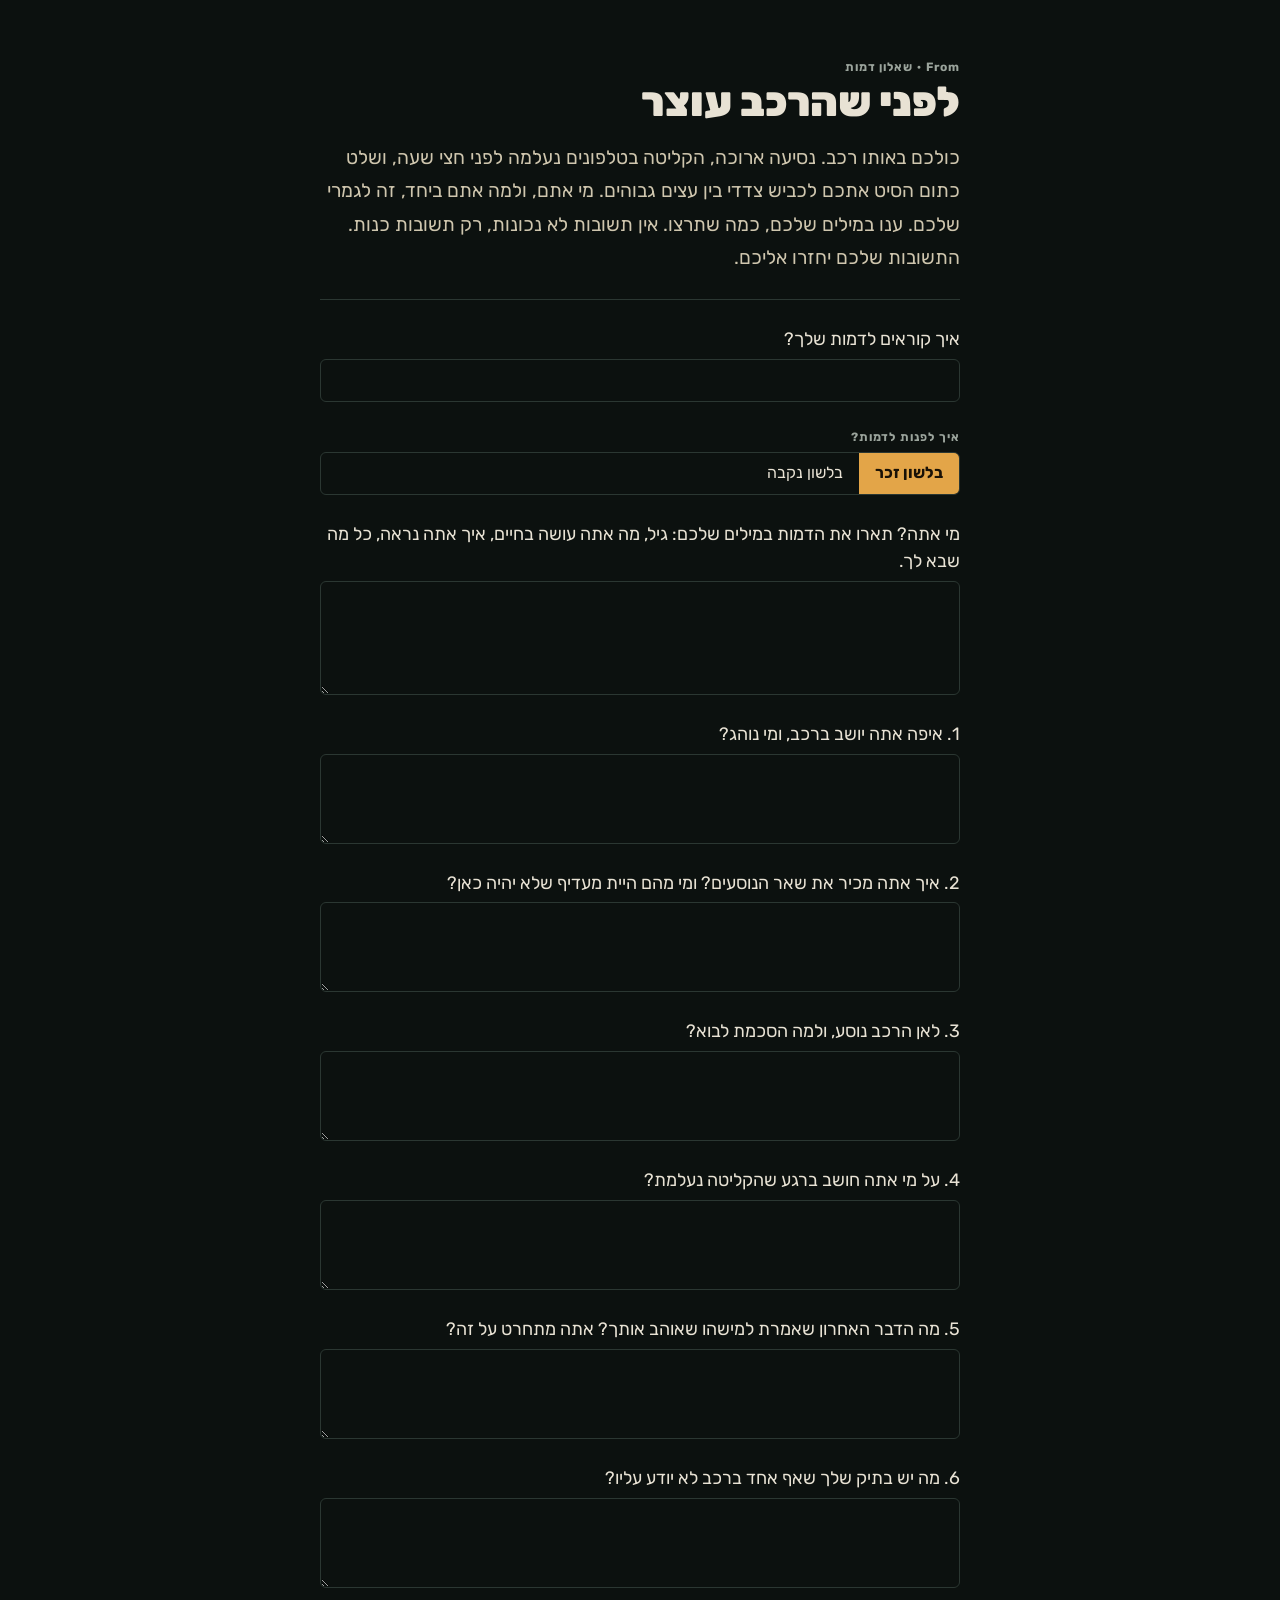
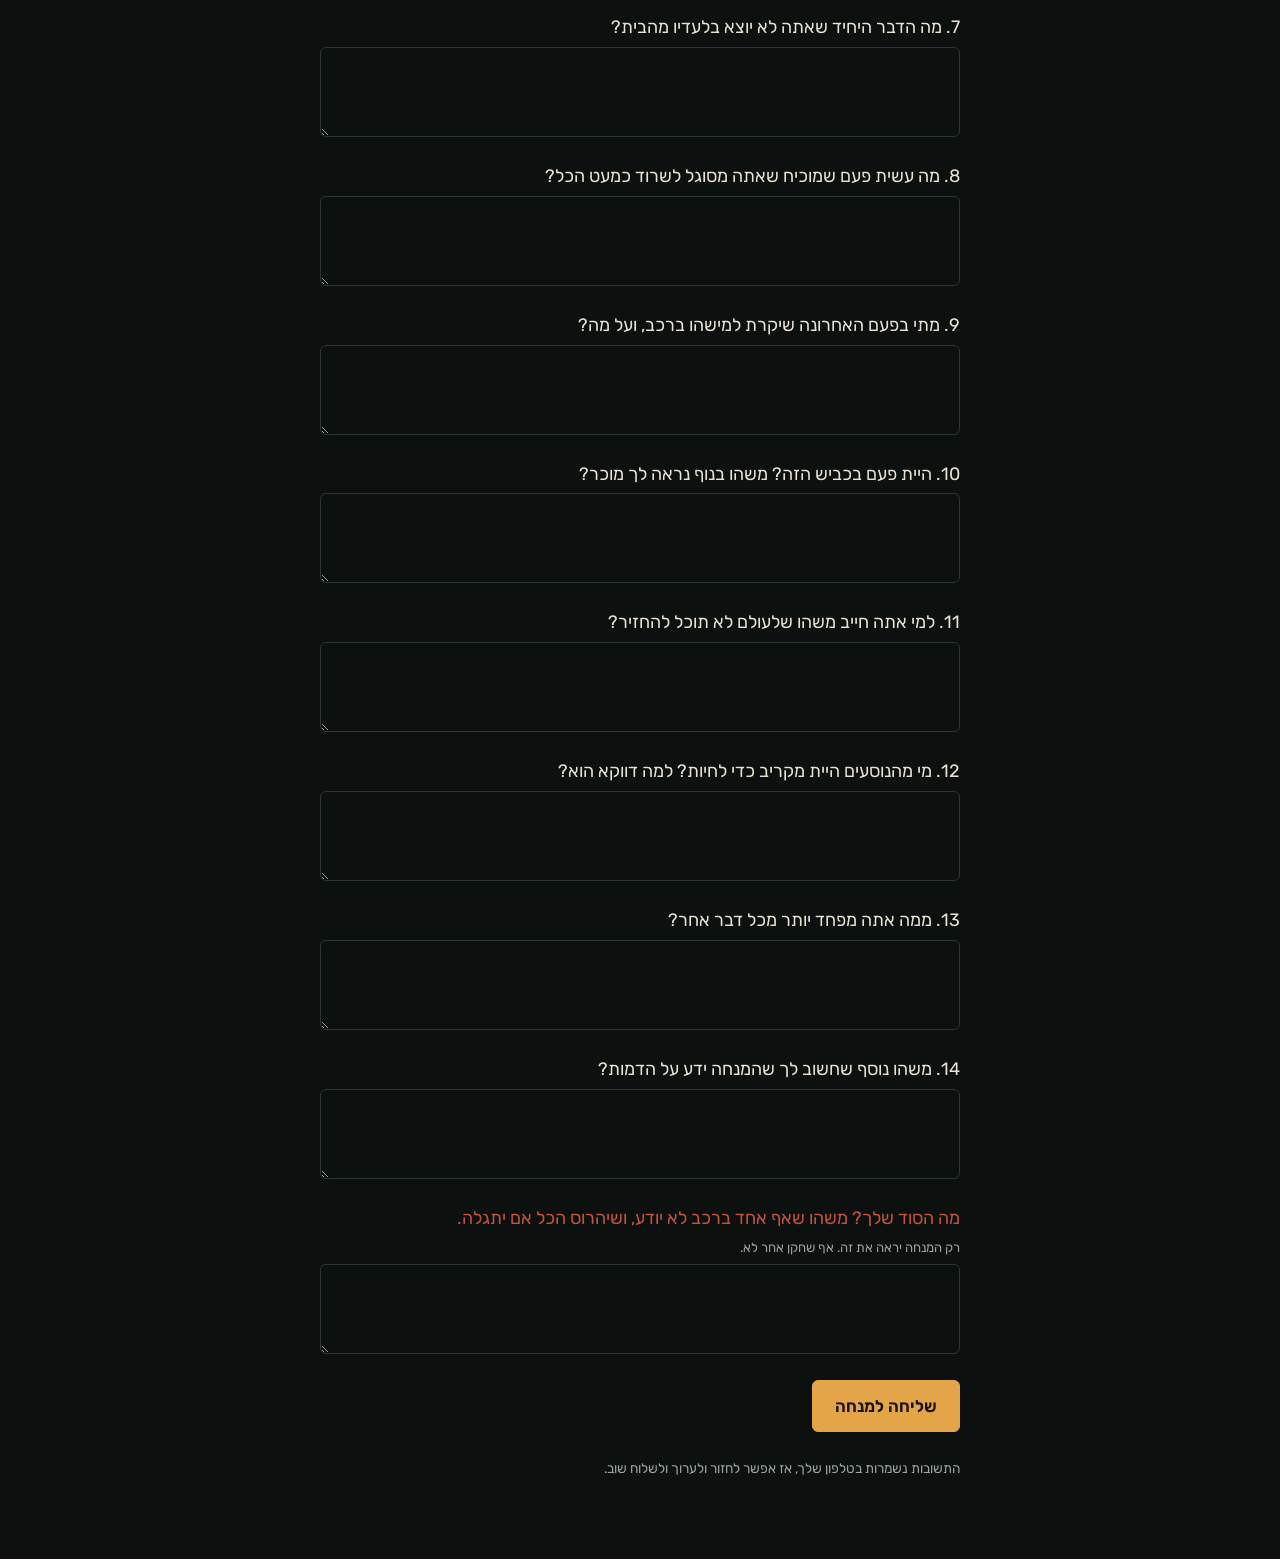
<file: player.html>
<!doctype html>
<html lang="he" dir="rtl">
<head>
<meta charset="utf-8">
<meta name="viewport" content="width=device-width, initial-scale=1, viewport-fit=cover">
<meta name="robots" content="noindex">
<title>From · שאלון דמות</title>
<link rel="preconnect" href="https://fonts.googleapis.com">
<link rel="preconnect" href="https://fonts.gstatic.com" crossorigin>
<link rel="stylesheet" href="https://fonts.googleapis.com/css2?family=Rubik:wght@400;500;600;700;900&display=swap">
<link rel="stylesheet" href="styles.css?v=1795215787">
</head>
<body>
<div id="root"></div>
<script src="characters.js?v=1795215787"></script>
<script src="player.js?v=1795215787"></script>
</body>
</html>
</file>
<file: styles.css>
@font-face { font-family: "Rubik Wet Paint"; font-style: normal; font-weight: 400; font-display: block; src: url(fonts/wetpaint-hebrew.woff2) format("woff2"); unicode-range: U+0307-0308, U+0590-05FF, U+200C-2010, U+20AA, U+25CC, U+FB1D-FB4F; }
@font-face { font-family: "Rubik Wet Paint"; font-style: normal; font-weight: 400; font-display: block; src: url(fonts/wetpaint-latin.woff2) format("woff2"); unicode-range: U+0000-00FF, U+0131, U+0152-0153, U+02BB-02BC, U+02C6, U+02DA, U+02DC, U+0304, U+0308, U+0329, U+2000-206F, U+20AC, U+2122, U+2191, U+2193, U+2212, U+2215, U+FEFF, U+FFFD; }
@font-face { font-family: "Rubik Distressed"; font-style: normal; font-weight: 400; font-display: block; src: url(fonts/distressed-hebrew.woff2) format("woff2"); unicode-range: U+0307-0308, U+0590-05FF, U+200C-2010, U+20AA, U+25CC, U+FB1D-FB4F; }
@font-face { font-family: "Rubik Distressed"; font-style: normal; font-weight: 400; font-display: block; src: url(fonts/distressed-latin.woff2) format("woff2"); unicode-range: U+0000-00FF, U+0131, U+0152-0153, U+02BB-02BC, U+02C6, U+02DA, U+02DC, U+0304, U+0308, U+0329, U+2000-206F, U+20AC, U+2122, U+2191, U+2193, U+2212, U+2215, U+FEFF, U+FFFD; }

/* Layout: sticky top bar with tabs; each tab is a work surface. Deliberately single dark "night in Fromville" look. */
:root {
  color-scheme: dark;
  --bg: #0c110f;
  --surface: #141b18;
  --surface-2: #1b2420;
  --line: #2b3732;
  --fg: #e8e2d4;
  --muted: #9ba49c;
  --lamp: #e3a548;
  --lamp-soft: rgba(227,165,72,.14);
  --blood: #c4523f;
  --blood-soft: rgba(196,82,63,.16);
  --moss: #86a77d;
  --stone: #cfc6ae;
  --font-display: "Rubik", "Arial Hebrew", system-ui, sans-serif;
  --font-body: "Rubik", "Arial Hebrew", system-ui, sans-serif;
  --font-mono: "Rubik", ui-monospace, Menlo, monospace;
  --font-scary: "Rubik Wet Paint", "Rubik Distressed", "Rubik", sans-serif;
  --font-scary-text: "Rubik Distressed", "Rubik", sans-serif;
  --r: 6px;
}
html, body { background: var(--bg); color: var(--fg); }
body { font-family: var(--font-body); font-size: 16px; line-height: 1.55; }
html, body { margin: 0; }
* { box-sizing: border-box; }
button, input, select, textarea { font: inherit; color: inherit; }
:focus-visible { outline: 2px solid var(--lamp); outline-offset: 2px; }
.wrap { padding-left: max(16px, env(safe-area-inset-left, 0px)); padding-right: max(16px, env(safe-area-inset-right, 0px)); }

.top { position: sticky; top: env(safe-area-inset-top, 0px); z-index: 5; background: var(--surface); border-bottom: 1px solid var(--line); }
.top-inner { display: flex; align-items: center; gap: 20px; padding-block: 10px; flex-wrap: wrap; }
.brand { font-family: var(--font-display); font-weight: 900; font-size: 1.35rem; letter-spacing: .01em; display: flex; align-items: baseline; gap: 10px; }
.brand small { font-family: var(--font-body); font-weight: 600; font-size: .78rem; color: var(--muted); letter-spacing: .04em; }
.tabs { display: flex; gap: 4px; flex-wrap: wrap; }
.tab { background: none; border: 0; padding: 7px 12px; border-radius: var(--r); color: var(--muted); cursor: pointer; font-weight: 600; }
.tab:hover { color: var(--fg); background: var(--surface-2); }
.tab[aria-current="page"] { color: var(--bg); background: var(--lamp); }
.top-meta { margin-inline-start: auto; display: flex; gap: 10px; align-items: center; font-size: .85rem; color: var(--muted); }
.pill { display: inline-flex; align-items: center; gap: 6px; padding: 2px 10px; border-radius: 999px; border: 1px solid var(--line); font-size: .8rem; color: var(--muted); white-space: nowrap; }
.pill.warn { color: var(--lamp); border-color: var(--lamp); }
.pill.bad { color: var(--blood); border-color: var(--blood); }
.pill.ok { color: var(--moss); border-color: var(--moss); }

main { padding-block: 20px 60px; max-width: 1280px; margin: 0 auto; }
h1, h2, h3 { font-family: var(--font-display); text-wrap: balance; margin: 0; line-height: 1.2; }
h2 { font-size: 1.6rem; font-weight: 700; }
h3 { font-size: 1.15rem; font-weight: 700; }
.label { font-size: .75rem; font-weight: 700; letter-spacing: .08em; color: var(--muted); }
.muted { color: var(--muted); }
p { margin: 0; }

.btn { display: inline-flex; align-items: center; justify-content: center; gap: 6px; padding: 8px 14px; border-radius: var(--r); border: 1px solid var(--line); background: var(--surface-2); cursor: pointer; font-weight: 600; text-align: start; }
.btn:hover { border-color: var(--muted); }
.btn.primary { background: var(--lamp); color: #1a1206; border-color: var(--lamp); }
.btn.primary:hover { filter: brightness(1.08); }
.btn.danger { color: var(--blood); border-color: var(--blood-soft); }
.btn.danger.armed { background: var(--blood); color: #fff; }
.btn.ghost { background: none; }
.btn.small { padding: 4px 10px; font-size: .85rem; }
.btn[disabled] { opacity: .45; cursor: not-allowed; }
.row { display: flex; gap: 10px; flex-wrap: wrap; align-items: center; }
.stack { display: flex; flex-direction: column; gap: 12px; }

input[type=text], input[type=number], select, textarea { background: var(--bg); border: 1px solid var(--line); border-radius: var(--r); padding: 8px 10px; width: 100%; }
textarea { min-height: 90px; resize: vertical; line-height: 1.5; }
.field { display: flex; flex-direction: column; gap: 4px; min-width: 0; }

.panel { background: var(--surface); border: 1px solid var(--line); border-radius: 10px; padding: 18px; min-width: 0; }
.banner { padding: 10px 14px; border-radius: var(--r); background: var(--lamp-soft); color: var(--lamp); font-size: .9rem; margin-bottom: 16px; }
.empty { text-align: center; padding: 48px 16px; display: flex; flex-direction: column; align-items: center; gap: 14px; }
.empty h2 { font-size: 1.8rem; }
.empty p { max-width: 52ch; color: var(--muted); }

/* ---------- MAP ---------- */
.map-layout { display: grid; grid-template-columns: minmax(0, 1fr) 360px; gap: 18px; align-items: start; }
@media (max-width: 900px) { .map-layout { grid-template-columns: 1fr; } }
.map-frame { border: 1px solid var(--line); border-radius: 10px; overflow: hidden; position: relative; }
.map-frame svg { display: block; width: 100%; height: auto; }
.map-tools { position: absolute; top: 10px; inset-inline-start: 10px; display: flex; gap: 6px; }
.map {
  --m-ground: #cbc2a6; --m-ground-2: #bdb393; --m-tree: #4b6448; --m-tree-2: #3c5239; --m-road: #8a7856; --m-trail: #6d6047;
  --m-ink: #29261d; --m-halo: #cbc2a6; --m-tunnel: #7d3b2f; --m-house: #6e604a; --m-field: #a8a06c; --m-loc: #29261d; --m-loc-ring: #29261d; --m-sel: #b0402f;
}
.map.night {
  --m-ground: #0f1713; --m-ground-2: #121c17; --m-tree: #1c2a22; --m-tree-2: #17231c; --m-road: #39443d; --m-trail: #2d3832;
  --m-ink: #cfc6ae; --m-halo: #0f1713; --m-tunnel: #7a3428; --m-house: #2a332d; --m-field: #1d281f; --m-loc: #e3a548; --m-loc-ring: #e3a548; --m-sel: #f0c27a;
}
.map .ground { fill: var(--m-ground); }
.map .clearing { fill: var(--m-ground-2); }
.map .tree { fill: var(--m-tree); }
.map .tree.b { fill: var(--m-tree-2); }
.map .road { fill: none; stroke: var(--m-road); stroke-width: 9; stroke-linecap: round; }
.map .street { fill: none; stroke: var(--m-road); stroke-width: 5; stroke-linecap: round; }
.map .trail { fill: none; stroke: var(--m-trail); stroke-width: 2.5; stroke-dasharray: 2 7; stroke-linecap: round; }
.map .tunnel { fill: none; stroke: var(--m-tunnel); stroke-width: 2.5; stroke-dasharray: 9 6; }
.map .house { fill: var(--m-house); }
.map .window { fill: var(--m-ground); }
.map.night .window { fill: #e3a548; }
.map .fieldrow { stroke: var(--m-field); stroke-width: 3; }
.map .fallen { stroke: #5a4127; stroke-width: 10; stroke-linecap: round; }
.map .fallen-b { stroke: #5a4127; stroke-width: 3; stroke-linecap: round; }
.map .ink { fill: var(--m-ink); font-family: var(--font-display); }
.map .loc { cursor: pointer; }
.map .loc text { fill: var(--m-ink); font-family: var(--font-body); font-weight: 700; font-size: 15px; paint-order: stroke; stroke: var(--m-halo); stroke-width: 4px; stroke-linejoin: round; }
.map .loc .dot { fill: var(--m-loc); }
.map .loc .ring { fill: none; stroke: var(--m-loc-ring); stroke-width: 1.5; opacity: .6; }
.map .loc:hover .ring, .map .loc:focus .ring { opacity: 1; stroke-width: 2.5; }
.map .loc.sel .dot { fill: var(--m-sel); }
.map .loc.sel .ring { stroke: var(--m-sel); opacity: 1; stroke-width: 3; }
.map .loc.current .ring { stroke-dasharray: 3 3; }
.map .creature { fill: #efe9dc; opacity: 0; }
.map.night .creature { opacity: .9; }
.map .creature-glow { fill: #efe9dc; opacity: 0; }
.map.night .creature-glow { opacity: .15; }
.map .compass { fill: var(--m-ink); font-family: var(--font-mono); font-size: 12px; }
.loc-panel h2 { font-size: 1.7rem; }
.loc-panel .secret { background: var(--blood-soft); border-inline-start: 3px solid var(--blood); padding: 10px 12px; border-radius: 4px; }
.loc-panel ul { margin: 0; padding-inline-start: 18px; display: flex; flex-direction: column; gap: 6px; }
.scene-link { display: flex; justify-content: space-between; gap: 8px; align-items: center; padding: 8px 10px; border: 1px solid var(--line); border-radius: var(--r); background: var(--surface-2); cursor: pointer; width: 100%; }
.scene-link:hover { border-color: var(--lamp); }

/* ---------- RUNNER ---------- */
.run-layout { display: grid; grid-template-columns: minmax(0, 1fr) 340px; gap: 18px; align-items: start; }
@media (max-width: 960px) { .run-layout { grid-template-columns: 1fr; } }
.scene-head { display: flex; gap: 10px; align-items: center; flex-wrap: wrap; }
.act-tag { font-family: var(--font-mono); font-size: .78rem; color: var(--lamp); letter-spacing: .06em; }
.scene-title { font-size: 2.3rem; font-weight: 900; margin-top: 4px; }
.read-aloud { font-family: var(--font-display); font-size: 1.32rem; line-height: 1.75; margin: 18px 0; padding: 18px 22px; background: var(--surface-2); border-radius: 8px; border-inline-start: 3px solid var(--stone); max-width: 70ch; }
.gm-note { background: var(--lamp-soft); padding: 12px 14px; border-radius: 6px; max-width: 70ch; }
.gm-note .label { color: var(--lamp); }
.pulls { display: flex; gap: 10px; align-items: flex-start; padding: 12px 14px; border-radius: 6px; background: var(--blood-soft); max-width: 70ch; }
.pulls .label { color: var(--blood); white-space: nowrap; padding-top: 2px; }
.choices { display: flex; flex-direction: column; gap: 8px; margin-top: 20px; max-width: 70ch; }
.choice { display: flex; justify-content: space-between; align-items: center; gap: 12px; padding: 12px 16px; border-radius: 8px; border: 1px solid var(--line); background: var(--surface); cursor: pointer; text-align: start; width: 100%; }
.choice:hover:not([disabled]) { border-color: var(--lamp); background: var(--surface-2); }
.choice .arrow { color: var(--lamp); font-family: var(--font-mono); }
.choice[disabled] { opacity: .5; cursor: not-allowed; }
.choice .why { font-size: .8rem; color: var(--muted); }
.choice .eff { font-size: .78rem; color: var(--muted); font-family: var(--font-mono); }
.ending-mark { font-family: var(--font-display); font-size: 1.1rem; color: var(--blood); }
.flags { display: flex; flex-wrap: wrap; gap: 6px; }
.flag { font-family: var(--font-mono); font-size: .78rem; padding: 2px 8px; border-radius: 4px; background: var(--surface-2); border: 1px solid var(--line); display: inline-flex; gap: 6px; align-items: center; }
.flag button { background: none; border: 0; color: var(--muted); cursor: pointer; padding: 0; line-height: 1; }
.log { list-style: none; margin: 0; padding: 0; display: flex; flex-direction: column; gap: 4px; font-size: .88rem; max-height: 240px; overflow: auto; }
.log li { color: var(--muted); }
.log li b { color: var(--fg); font-weight: 600; }
.hook { padding: 10px 12px; border: 1px solid var(--line); border-radius: 6px; background: var(--surface-2); font-size: .92rem; }
.hook b { font-family: var(--font-display); font-size: 1.05rem; }

/* ---------- BUILDER ---------- */
.build-layout { display: grid; grid-template-columns: 300px minmax(0, 1fr); gap: 18px; align-items: start; }
@media (max-width: 900px) { .build-layout { grid-template-columns: 1fr; } }
.scene-list { display: flex; flex-direction: column; gap: 14px; max-height: 75vh; overflow: auto; }
.scene-list .grp { display: flex; flex-direction: column; gap: 4px; }
.scene-item { display: flex; justify-content: space-between; gap: 6px; align-items: center; padding: 6px 10px; border-radius: var(--r); border: 1px solid transparent; background: none; cursor: pointer; text-align: start; width: 100%; }
.scene-item:hover { background: var(--surface-2); }
.scene-item.sel { border-color: var(--lamp); background: var(--surface-2); }
.scene-item .id { font-family: var(--font-mono); font-size: .72rem; color: var(--muted); }
.issue { width: 8px; height: 8px; border-radius: 50%; background: var(--blood); flex: none; }
.form-grid { display: grid; grid-template-columns: repeat(3, minmax(0, 1fr)); gap: 12px; }
@media (max-width: 700px) { .form-grid { grid-template-columns: 1fr; } }
.choice-edit { display: grid; grid-template-columns: minmax(0, 2fr) minmax(0, 1.3fr) auto; gap: 8px; padding: 12px; border: 1px solid var(--line); border-radius: 8px; background: var(--surface-2); }
.choice-edit .cond { grid-column: 1 / -1; display: grid; grid-template-columns: repeat(4, minmax(0, 1fr)); gap: 8px; }
@media (max-width: 700px) { .choice-edit, .choice-edit .cond { grid-template-columns: 1fr; } }
.choice-edit input, .choice-edit select { font-size: .9rem; padding: 6px 8px; }
.cond .field span { font-size: .72rem; color: var(--muted); }
.issues { list-style: none; padding: 0; margin: 0; display: flex; flex-direction: column; gap: 4px; font-size: .9rem; }
.issues li::before { content: "● "; color: var(--blood); }
.graph-wrap { overflow-x: auto; border: 1px solid var(--line); border-radius: 10px; background: var(--surface); }
.graph-wrap svg { display: block; }
.g-node rect { fill: var(--surface-2); stroke: var(--line); }
.g-node.end rect { stroke: var(--blood); }
.g-node.bad rect { stroke: var(--blood); stroke-dasharray: 4 3; }
.g-node.cur rect { stroke: var(--lamp); stroke-width: 2; }
.g-node text { fill: var(--fg); font-size: 12px; font-family: var(--font-body); }
.g-node .gid { fill: var(--muted); font-size: 10px; font-family: var(--font-mono); }
.g-node { cursor: pointer; }
.g-edge { fill: none; stroke: var(--muted); stroke-opacity: .35; stroke-width: 1.2; }
.g-edge.cond { stroke: var(--lamp); stroke-opacity: .55; stroke-dasharray: 4 3; }
.g-act { fill: var(--lamp); font-family: var(--font-mono); font-size: 11px; }

/* ---------- PLAYERS ---------- */
.players-grid { display: grid; grid-template-columns: repeat(auto-fill, minmax(320px, 1fr)); gap: 14px; }
.pcard { display: flex; flex-direction: column; gap: 10px; }
.pcard.dead { opacity: .6; }
.pcard h3 { font-size: 1.5rem; }
.pcard .qa { font-size: .92rem; display: flex; flex-direction: column; gap: 8px; }
.pcard .qa div span { display: block; color: var(--muted); font-size: .82rem; }
.chips { display: flex; flex-wrap: wrap; gap: 6px; }
.chip { font-size: .82rem; padding: 3px 10px; border-radius: 4px; background: var(--surface-2); border: 1px solid var(--line); }
.chip.fear { border-color: var(--blood-soft); }
.secret-box { position: relative; background: var(--blood-soft); border-radius: 6px; padding: 10px 12px; cursor: pointer; }
.secret-box .txt { filter: blur(6px); transition: filter .2s; }
.secret-box.open .txt { filter: none; }
.secret-box .label { color: var(--blood); }
.status { font-weight: 700; }
.status.alive { color: var(--moss); }
.status.dead, .status.sacrificed { color: var(--blood); }
.status.missing { color: var(--lamp); }

/* ---------- NIGHT ---------- */
.night-grid { display: grid; grid-template-columns: repeat(auto-fit, minmax(300px, 1fr)); gap: 16px; }
.clock { font-family: var(--font-mono); font-size: 4.2rem; line-height: 1; font-variant-numeric: tabular-nums; letter-spacing: .02em; }
.clock.low { color: var(--blood); }
.clock.done { animation: flash 1s steps(2) infinite; color: var(--blood); }
@keyframes flash { 50% { opacity: .2; } }
.counter { display: flex; align-items: center; gap: 14px; }
.counter .n { font-family: var(--font-mono); font-size: 2.6rem; font-variant-numeric: tabular-nums; min-width: 2.5ch; text-align: center; }
.tower { display: flex; flex-direction: column-reverse; gap: 2px; width: 72px; }
.tower i { display: block; height: 7px; border-radius: 1px; background: var(--stone); opacity: .85; }
.tower i.gone { opacity: .12; }
.night-cues { list-style: none; margin: 0; padding: 0; display: flex; flex-direction: column; }
.night-cues li { display: flex; align-items: center; justify-content: space-between; gap: 12px; padding: 8px 0; border-bottom: 1px solid var(--line); }
.night-cues li:last-child { border-bottom: 0; }
.night-cues .btn { flex-shrink: 0; }
.sound-btns { display: grid; grid-template-columns: repeat(2, minmax(0, 1fr)); gap: 8px; }
.sound-btns .btn { padding: 14px; }
.sound-btns .btn.on { border-color: var(--lamp); color: var(--lamp); }

/* ---------- PLAYER FORM ---------- */
.pf { max-width: 640px; margin: 0 auto; padding-block: 28px 80px; }
.pf-hero { padding: 30px 0 24px; border-bottom: 1px solid var(--line); margin-bottom: 26px; }
.pf-hero h1 { font-size: 2.6rem; font-weight: 900; }
.pf-hero p { font-family: var(--font-display); font-size: 1.2rem; line-height: 1.75; margin-top: 14px; color: var(--stone); }
.pf .q { display: flex; flex-direction: column; gap: 6px; }
.pf .q label { font-family: var(--font-display); font-size: 1.12rem; line-height: 1.5; }
.pf .q.secret label { color: var(--blood); }
.pf .q .hint { font-size: .82rem; color: var(--muted); }
.seg { display: inline-flex; border: 1px solid var(--line); border-radius: var(--r); overflow: hidden; }
.seg button { border: 0; background: none; padding: 8px 16px; cursor: pointer; }
.seg button[aria-pressed="true"] { background: var(--lamp); color: #1a1206; font-weight: 700; }
.code-box { font-family: var(--font-mono); font-size: .75rem; word-break: break-all; background: var(--bg); border: 1px dashed var(--line); padding: 10px; border-radius: 6px; max-height: 160px; overflow: auto; direction: ltr; text-align: left; }
.toast { position: fixed; bottom: calc(16px + env(safe-area-inset-bottom, 0px)); inset-inline-start: max(16px, env(safe-area-inset-left, 0px)); background: var(--fg); color: var(--bg); padding: 10px 16px; border-radius: var(--r); font-weight: 600; z-index: 20; }

@media (prefers-reduced-motion: reduce) { .clock.done { animation: none; } .secret-box .txt { transition: none; } }

/* ---------- SOUND BOARD ---------- */
.sound-layout { display: grid; grid-template-columns: repeat(auto-fit, minmax(320px, 1fr)); gap: 16px; align-items: start; }
.pad-grid { display: grid; grid-template-columns: repeat(auto-fill, minmax(140px, 1fr)); gap: 8px; }
.pad { padding: 14px 12px; border-radius: 8px; border: 1px solid var(--line); background: var(--surface-2); cursor: pointer; text-align: start; display: flex; flex-direction: column; gap: 2px; min-width: 0; }
.pad:hover { border-color: var(--muted); }
.pad.on { border-color: var(--lamp); color: var(--lamp); box-shadow: inset 0 0 0 1px var(--lamp); }
.pad small { color: var(--muted); font-size: .75rem; overflow: hidden; text-overflow: ellipsis; white-space: nowrap; }
.pad.user { border-style: dashed; }
.slider { display: grid; grid-template-columns: 90px minmax(0, 1fr) 3ch; gap: 10px; align-items: center; }
.slider input { width: 100%; accent-color: var(--lamp); }
.track-list { list-style: none; margin: 0; padding: 0; display: flex; flex-direction: column; gap: 4px; max-height: 260px; overflow: auto; }
.track-list li { display: flex; justify-content: space-between; align-items: center; gap: 8px; padding: 6px 10px; border-radius: 6px; background: var(--surface-2); font-size: .92rem; }
.track-list li span { min-width: 0; overflow: hidden; text-overflow: ellipsis; white-space: nowrap; }
.track-list li.playing { color: var(--lamp); }
.icon-x { background: none; border: 0; color: var(--muted); cursor: pointer; font-size: 1.1rem; line-height: 1; padding: 2px 6px; }
.icon-x:hover { color: var(--blood); }
.strip { display: flex; flex-wrap: wrap; gap: 6px; }
.strip .btn { padding: 6px 10px; font-size: .88rem; }
.strip .btn.on { border-color: var(--lamp); color: var(--lamp); }

/* ---------- TV SCREEN ---------- */
.scr { --font-display: var(--font-scary); --font-body: var(--font-scary-text); --font-mono: var(--font-scary-text); font-family: var(--font-scary-text); container-type: inline-size; position: relative; width: 100%; aspect-ratio: 16 / 9; background: #050706; color: #e8e2d4; overflow: hidden; border-radius: 8px; }
.scr.full { aspect-ratio: auto; width: 100vw; height: 100vh; border-radius: 0; }
.scr > .layer { position: absolute; inset: 0; display: flex; flex-direction: column; align-items: center; justify-content: center; padding: 4cqw 6cqw; text-align: center; gap: 2cqw; }
.scr .s-title { font-family: var(--font-display); font-weight: 900; font-size: 16cqw; letter-spacing: .12em; line-height: 1; color: #e8e2d4; text-shadow: 0 0 4cqw rgba(227,165,72,.25); }
.scr .s-sub { font-family: var(--font-display); font-size: 3.4cqw; color: #cfc6ae; }
.scr .s-head { font-family: var(--font-display); font-size: 4.6cqw; font-weight: 900; color: #e3a548; }
.scr .s-text { font-family: var(--font-display); font-size: 3.6cqw; line-height: 1.7; max-width: 80cqw; white-space: pre-wrap; }
.scr .s-choices { list-style: none; padding: 0; margin: 0; display: flex; flex-direction: column; gap: 1.4cqw; width: min(80cqw, 100%); }
.scr .s-choices li { font-size: 3cqw; padding: 1.4cqw 2.4cqw; border: .15cqw solid #3a4741; border-radius: 1cqw; text-align: start; display: flex; gap: 2cqw; background: rgba(20,27,24,.85); }
.scr .s-choices b { color: #e3a548; font-family: var(--font-mono); }
.scr .s-handout { max-width: 100%; max-height: 82%; display: flex; align-items: center; justify-content: center; }
.scr .s-handout svg, .scr .s-handout img { max-width: 100%; max-height: 100%; width: auto; height: 100%; object-fit: contain; box-shadow: 0 1cqw 4cqw rgba(0,0,0,.6); }
.scr .s-cap { font-family: var(--font-display); font-size: 2.4cqw; color: #cfc6ae; }
.scr .s-map { position: absolute; inset: 0; display: flex; align-items: center; justify-content: center; }
.scr .s-map svg { width: 100%; height: 100%; }
.scr .s-qr { background: #fff; padding: 1.5cqw; border-radius: 1cqw; }
.scr .s-qr img, .scr .s-qr canvas { width: 22cqw !important; height: 22cqw !important; display: block; }
.scr .s-url { font-family: var(--font-mono); font-size: 2.2cqw; direction: ltr; color: #cfc6ae; }
.scr .fade-in { animation: scrIn .8s ease both; }
@keyframes scrIn { from { opacity: 0; } to { opacity: 1; } }
.scr .win-face { opacity: .95; animation: face 2.5s ease-out both; }
@keyframes face { from { opacity: 0; } to { opacity: .95; } }
.map .loc.hl .ring { stroke: #e3a548; opacity: 1; stroke-width: 3; animation: pulse 1.6s ease-in-out infinite; }
@keyframes pulse { 50% { stroke-width: 7; opacity: .5; } }
.unlock { position: fixed; inset: 0; z-index: 30; background: rgba(0,0,0,.85); display: flex; flex-direction: column; align-items: center; justify-content: center; gap: 16px; color: #e8e2d4; cursor: pointer; text-align: center; padding: 24px; }
.unlock b { font-family: var(--font-display); font-size: 2.4rem; }
.scr-ctrl { position: fixed; top: 10px; inset-inline-start: 10px; z-index: 25; opacity: 0; transition: opacity .3s; }
.scr-ctrl:hover, .scr-ctrl:focus-within { opacity: 1; }
.screen-layout { display: grid; grid-template-columns: minmax(0, 1.4fr) minmax(0, 1fr); gap: 18px; align-items: start; }
@media (max-width: 960px) { .screen-layout { grid-template-columns: 1fr; } }
.mode-grid { display: grid; grid-template-columns: repeat(4, minmax(0, 1fr)); gap: 6px; }
@media (max-width: 500px) { .mode-grid { grid-template-columns: repeat(2, minmax(0, 1fr)); } }
.mode-grid .btn { padding: 10px 6px; }
.mode-grid .btn.on { background: var(--lamp); color: #1a1206; border-color: var(--lamp); }
.gallery { display: grid; grid-template-columns: repeat(auto-fill, minmax(120px, 1fr)); gap: 8px; }
.thumb { border: 1px solid var(--line); border-radius: 6px; background: var(--surface-2); padding: 6px; cursor: pointer; display: flex; flex-direction: column; gap: 4px; text-align: start; position: relative; min-width: 0; }
.thumb.on { border-color: var(--lamp); box-shadow: inset 0 0 0 1px var(--lamp); }
.thumb .tv { aspect-ratio: 4 / 3; width: 100%; overflow: hidden; display: flex; align-items: center; justify-content: center; background: #000; border-radius: 3px; }
.thumb .tv svg, .thumb .tv img { width: 100%; height: 100%; object-fit: contain; }
.thumb span { font-size: .8rem; overflow: hidden; text-overflow: ellipsis; white-space: nowrap; }
.thumb .icon-x { position: absolute; top: 2px; inset-inline-end: 2px; background: var(--surface); border-radius: 4px; }
.reveal-chips { display: flex; flex-wrap: wrap; gap: 6px; }
.reveal-chips button { font-size: .82rem; padding: 4px 10px; border-radius: 999px; border: 1px solid var(--line); background: none; cursor: pointer; }
.reveal-chips button[aria-pressed="true"] { border-color: var(--moss); color: var(--moss); background: rgba(134,167,125,.1); }
@media (prefers-reduced-motion: reduce) { .scr .fade-in, .map .loc.hl .ring { animation: none; } .scr .win-face { animation: none; } }
.scr .s-clock { font-family: var(--font-mono); font-size: 22cqw; line-height: 1; font-variant-numeric: tabular-nums; color: #e8e2d4; direction: ltr; }
.scr .s-clock.low { color: #c4523f; }
.scr .s-clock.done { color: #c4523f; animation: flash 1s steps(2) infinite; }
@media (prefers-reduced-motion: reduce) { .scr .s-clock.done { animation: none; } }
.map .loc text.note { font-family: var(--font-scary); font-weight: 400; font-size: 21px; opacity: .9; }
.map.night .loc text.note { fill: #e9dcc0; }
.scr .s-choices.many { display: grid; grid-template-columns: repeat(2, minmax(0, 1fr)); width: min(92cqw, 100%); gap: 1cqw 1.6cqw; }
.scr .s-choices.many li { font-size: 2.3cqw; padding: 1cqw 1.8cqw; }

.scr .s-text, .scr .s-choices li, .scr .s-cap, .scr .s-sub { font-family: var(--font-scary-text); font-weight: 400; }
.scr .s-title, .scr .s-head, .scr .s-clock, .unlock b { font-family: var(--font-scary); font-weight: 400; }
.scr .s-url { font-family: "Rubik", sans-serif; }
.scr .map text { font-weight: 400; }
.improv-toggle { margin-top: 22px; width: 100%; padding: 12px; font-size: 1rem; border-style: dashed; }
.improv-toggle.on { border-color: var(--lamp); color: var(--lamp); }
.improv { margin-top: 12px; border-color: var(--lamp); gap: 16px; }
.improv-rules { margin: 0; padding-inline-start: 20px; display: flex; flex-direction: column; gap: 6px; font-size: .92rem; }
.improv-grid { display: grid; grid-template-columns: repeat(2, minmax(0, 1fr)); gap: 14px; }
@media (max-width: 700px) { .improv-grid { grid-template-columns: 1fr; } }
.improv-out { margin: 0; padding: 10px 12px; background: var(--surface-2); border-radius: 6px; min-height: 3.2em; display: flex; flex-direction: column; gap: 4px; }
.improv details summary { cursor: pointer; }
</file>
